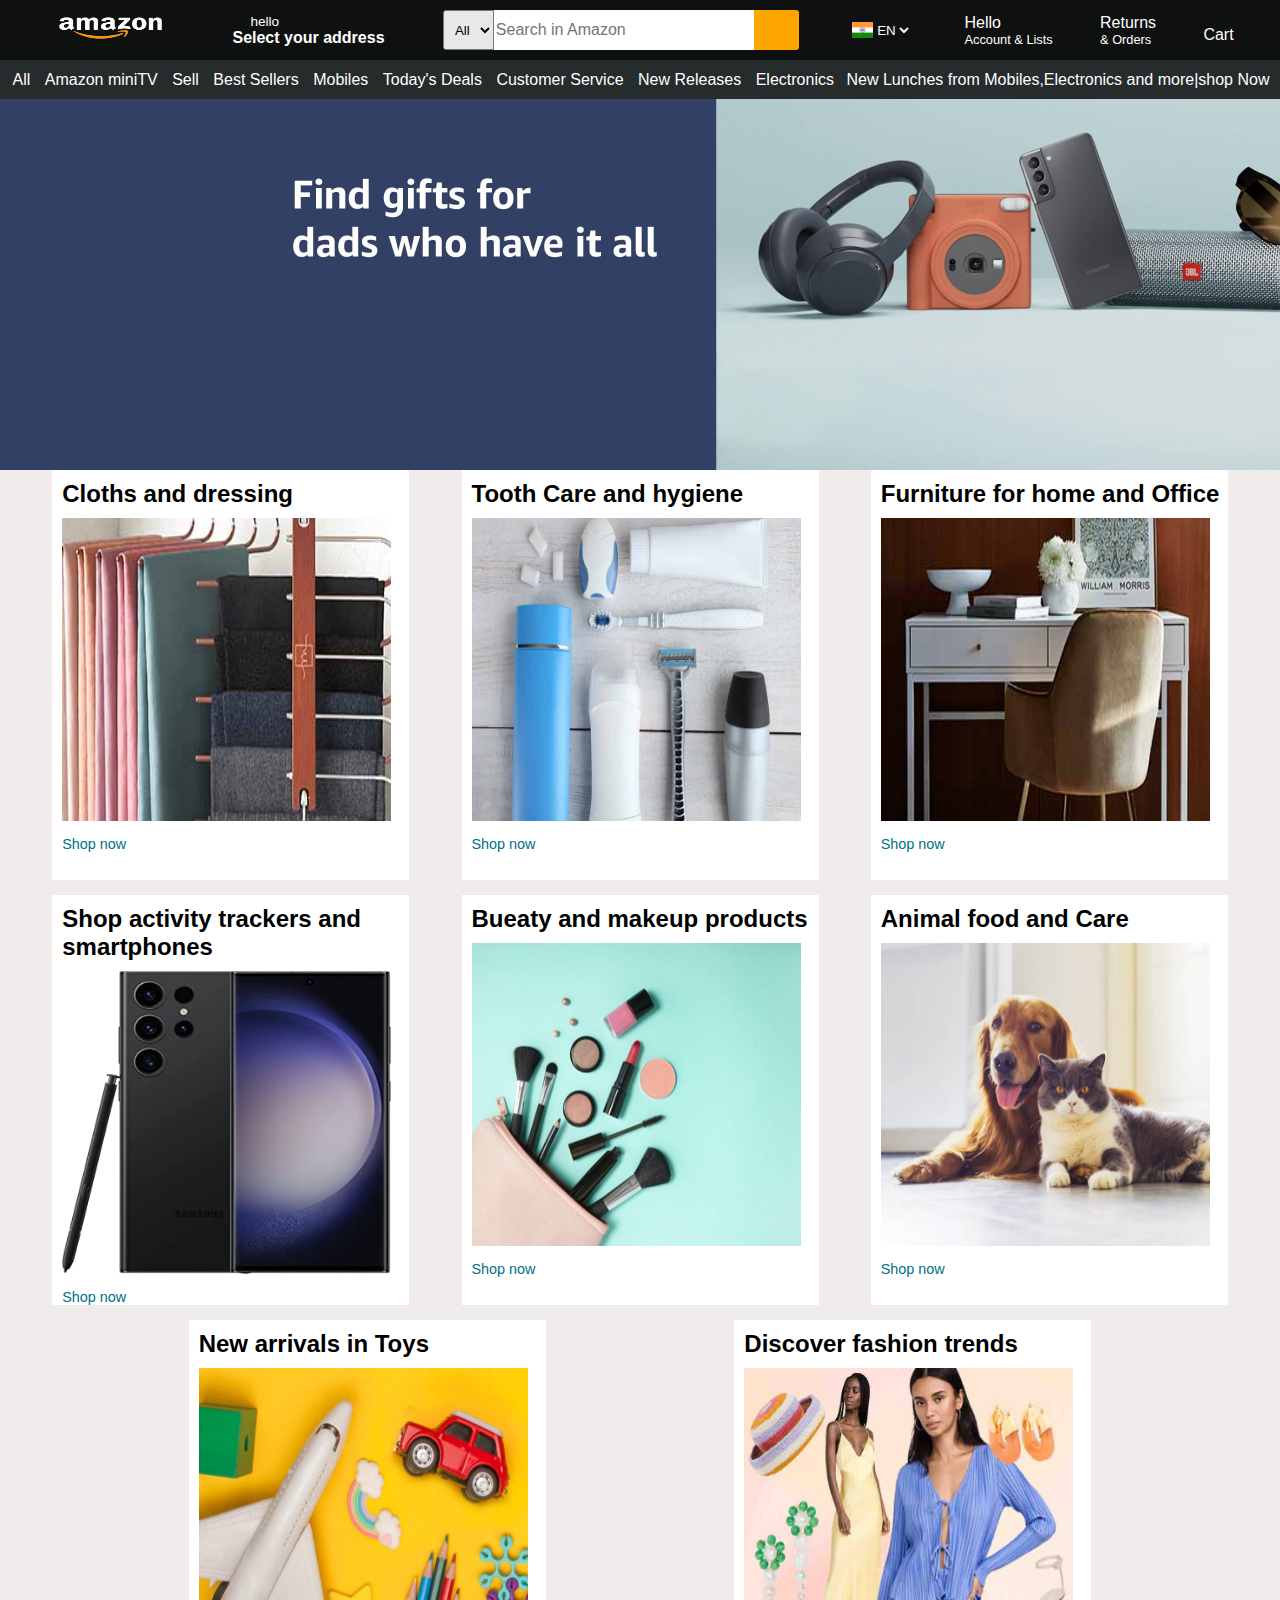
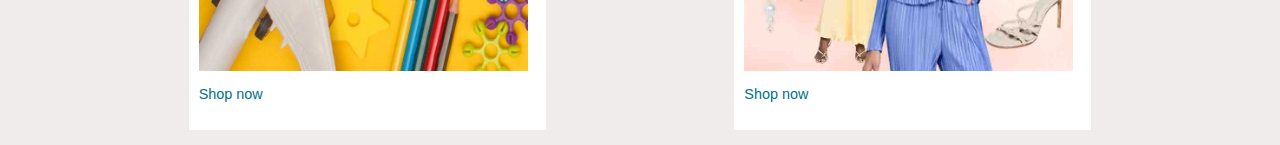
<file: Amazon.html>
<!DOCTYPE html>
<html lang="en">
<head>
    <meta charset="UTF-8">
    <meta name="viewport" content="width=device-width, initial-scale=1.0">
    <title>Amazon.com</title>
    <link rel="stylesheet" href="https://cdnjs.cloudflare.com/ajax/libs/font-awesome/6.4.0/css/all.min.css" integrity="sha512-iecdLmaskl7CVkqkXNQ/ZH/XLlvWZOJyj7Yy7tcenmpD1ypASozpmT/E0iPtmFIB46ZmdtAc9eNBvH0H/ZpiBw==" crossorigin="anonymous" referrerpolicy="no-referrer" />
    <link rel="stylesheet" href="StyleAm.css">
</head>
<body>
    <header>
        <div class="nav-bar">
            <div class="logo border"><img src="./amazon_logo.png" alt="amazon_logo"></div>
            <div class="address-one border">
                <p>hello</p>
                <div class="address-two ">
                    <i class="fa-solid fa-location-dot"></i>
                    <p>Select your address</p>
                </div>
            </div>
            <div class="search">
                <select><option>All</option></select>
                <input placeholder="Search in Amazon">
                <div class="search-icon"><i class="fa-solid fa-magnifying-glass"></i></div>
            </div>
            <div class="flag-EN border">
                <img src="./flag.png" alt="Indian flag">
                <select><option>EN</option></select>
            </div>
            <div class="Account border">
                <p><span class="soo">Hello</span></p>
                <p class="pp">Account & Lists</p>
            </div>
            <div class="Returns border">
                <p><span class="soo">Returns</span></p>
                <p class="pp">& Orders</p>
            </div>
            <div class="cart border">
                <i class="fa-solid fa-cart-shopping"></i>
                Cart
            </div>
        </div>
        <div class="options">
            <p>All</p>
            <p>Amazon miniTV</p>
            <p>Sell</p>
            <p>Best Sellers</p>
            <p>Mobiles</p>
            <p>Today's Deals</p>
            <p>Customer Service</p>
            <p>New Releases</p>
            <p>Electronics</p>
            <div class="op-1"><p >New Lunches from Mobiles,Electronics and more|shop Now</p></div>
            
        </div>
    </header>
    <div class="heroImg">
        <p>You are on amazon.com. You can also shop on Amazon India for millions of products with fast local delivery. <a> Click here to go to amazon.in</a></p>
    </div>
    <div class="boxing">
        <div class="box"><h2>Cloths and dressing</h2><img src="box1_image.jpg" alt=""><a>Shop now</a></div>
        <div class="box"><h2>Tooth Care and hygiene</h2><img src="box2_image.jpg" alt=""><a>Shop now</a></div>
        <div class="box"><h2>Furniture for home and Office</h2><img src="box3_image.jpg" alt=""><a>Shop now</a></div>
        <div class="box"><h2>Shop activity trackers and smartphones</h2><img src="box4_image.jpg" alt=""><a>Shop now</a></div>
        <div class="box"><h2>Bueaty and makeup products</h2><img src="box5_image.jpg" alt=""><a>Shop now</a></div>
        <div class="box"><h2>Animal food and Care</h2><img src="box6_image.jpg" alt=""><a>Shop now</a></div>
        <div class="box"><h2>New arrivals in Toys</h2><img src="box7_image.jpg" alt=""><a>Shop now</a></div>
        <div class="box"><h2>Discover fashion trends</h2><img src="box8_image.jpg" alt=""><a>Shop now</a></div>
    </div>
    <footer>
      <div class="footer-one"><p>Back to top</p></div>
      <div class="footer2">
        <ul>
            <p>Get to Know Us</p>
            <a>Careers</a>
            <a>Blog</a>
            <a>About Amazon</a>
            <a>Investor Relations</a>
            <a>Amazon Devices</a>
            <a>Amazon Science</a>
        </ul>
        <ul>
            <p>Make Money with Us</p>
            <a>Sell products on Amazon</a>
            <a>Sell on Amazon Business</a>
            <a>Sell apps on Amazon</a>
            <a>Become an Affiliate</a>
            <a>Advertise Your Products</a>
            <a>Self-Publish with Us</a>
            <a href="">Host an Amazon Hub</a>
            <a>›See More Make Money with Us</a>
        </ul>
      </div>
      <div class="footer3"></div>
      <div class="footer4"></div>
    </footer>   
</body>
</html>
</file>
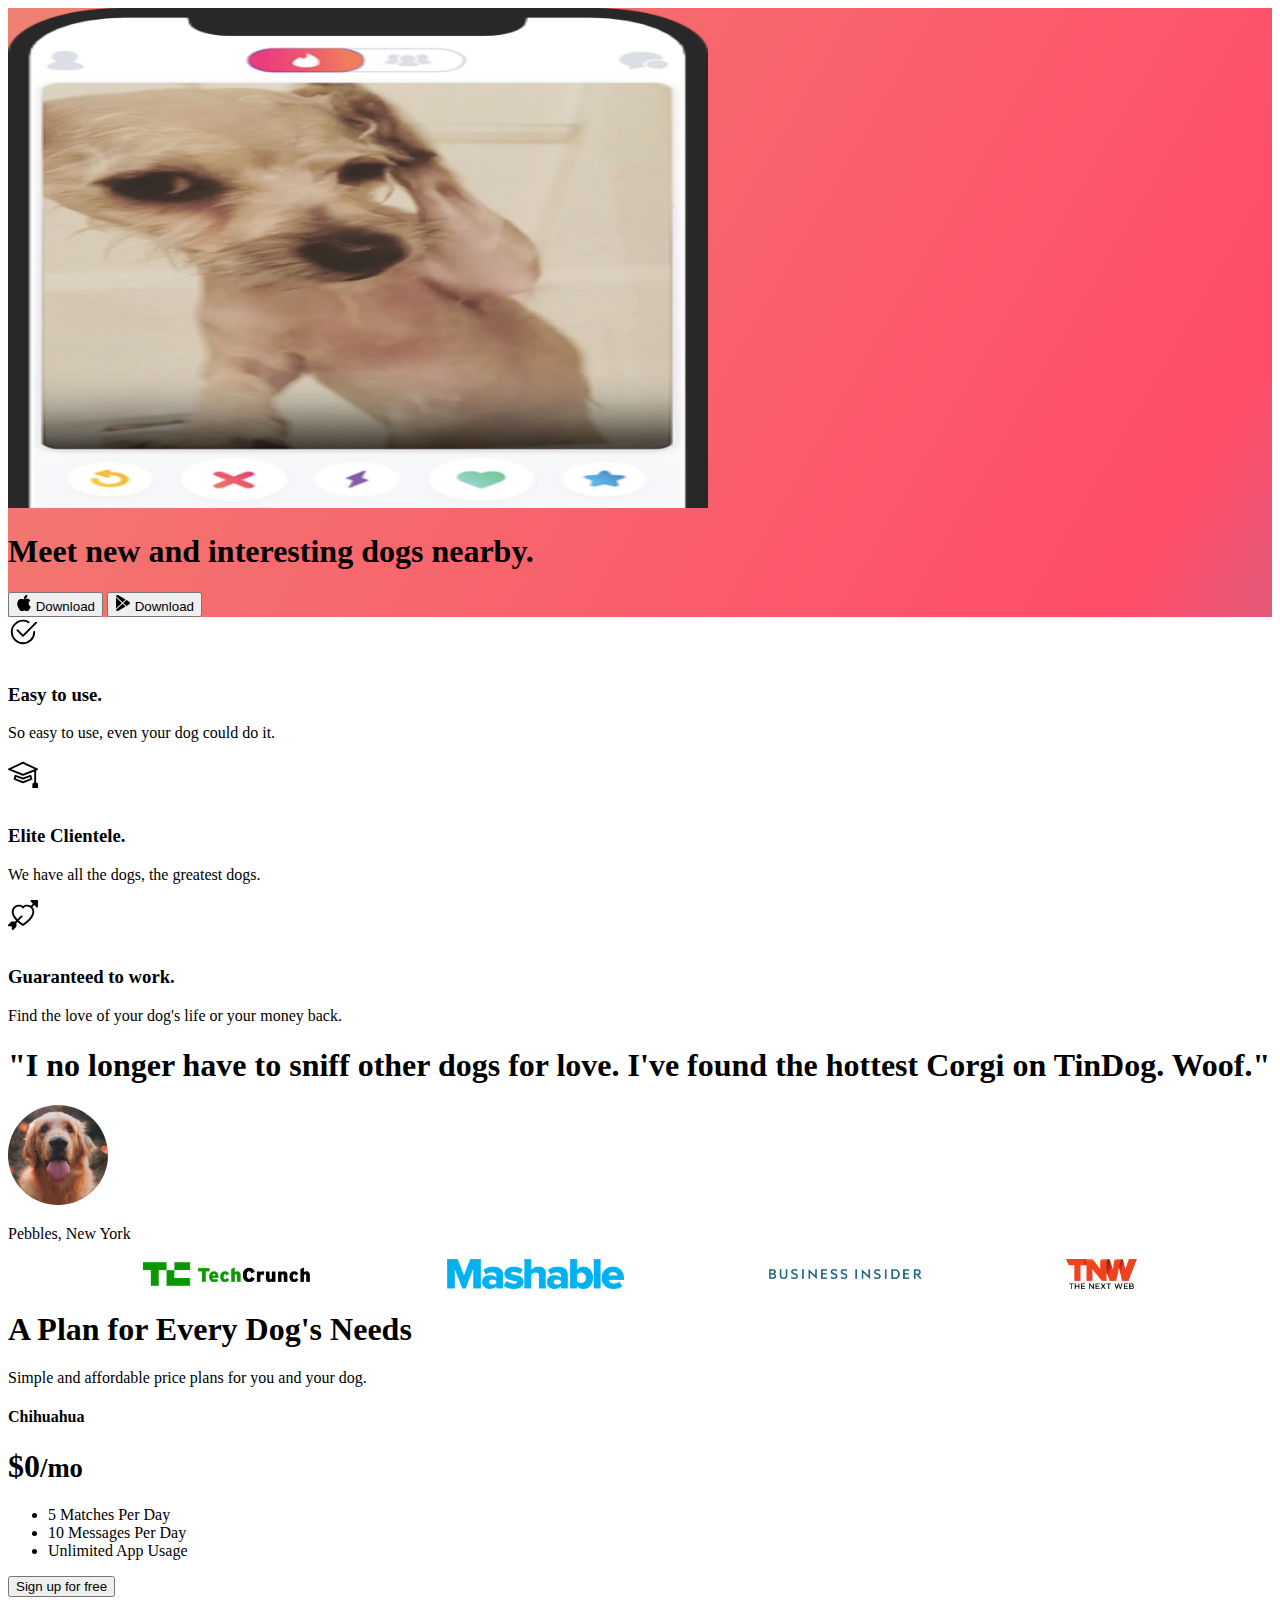
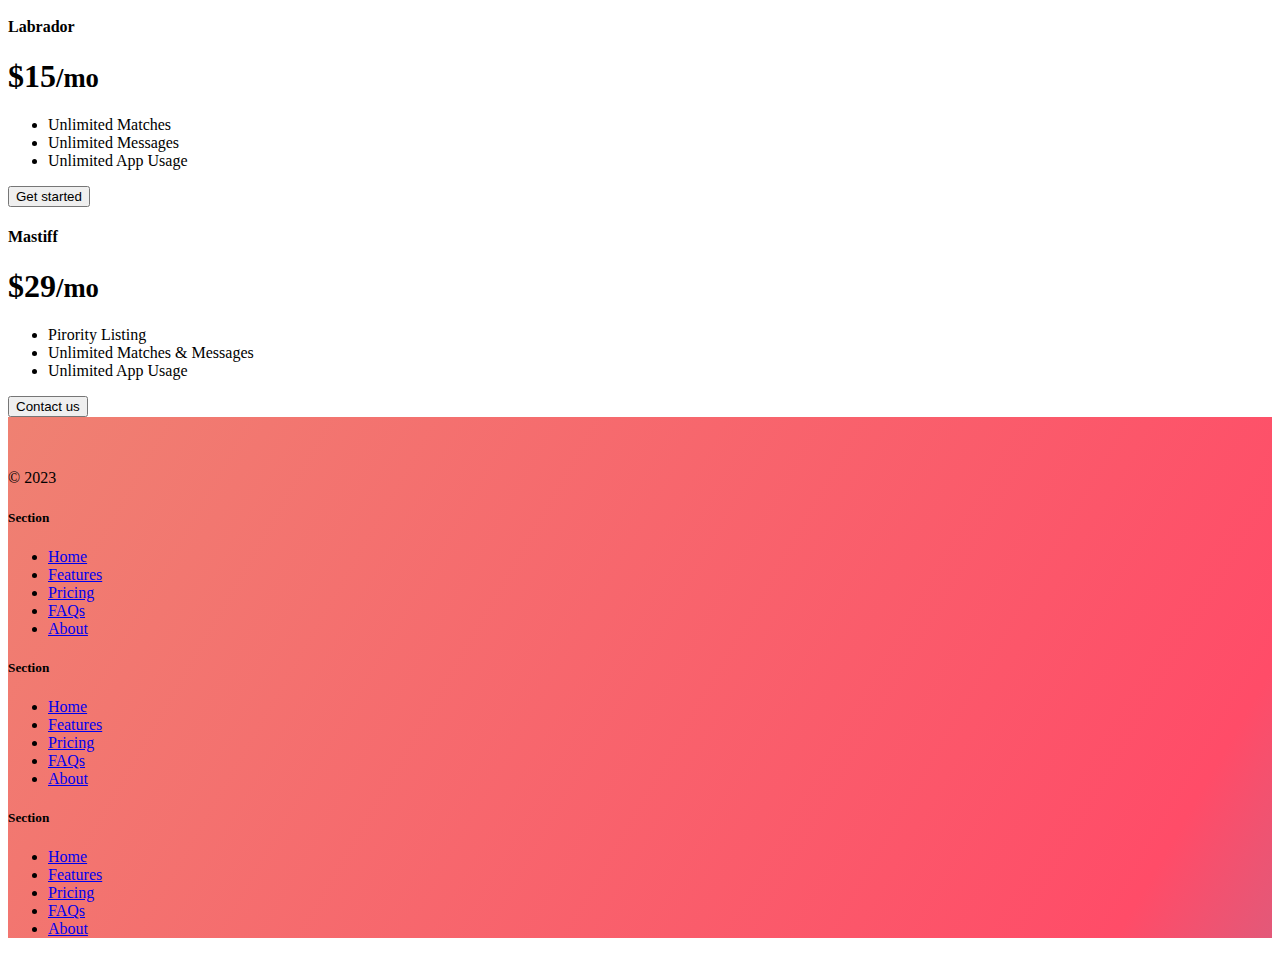
<file: Tindog.html.html>
<!DOCTYPE html>
<html lang="en">

<head>
  <meta charset="UTF-8">
  <meta name="viewport" content="width=device-width, initial-scale=1.0">
  <title>TinDog</title>
  <link href="https://cdn.jsdelivr.net/npm/bootstrap@5.3.0/dist/css/bootstrap.min.css" rel="stylesheet" integrity="sha384-9ndCyUaIbzAi2FUVXJi0CjmCapSmO7SnpJef0486qhLnuZ2cdeRhO02iuK6FUUVM" crossorigin="anonymous">
  <link rel="stylesheet" href="./style-tin.css">
</head>

<body>

  <!-- Title -->
  
  <section id="title" class="gradient-background">
    <div class="container col-xxl-8 px-4 pt-5"  >
      <div class="row flex-lg-row-reverse align-items-center g-5 pt-5">
        <div class="col-10 col-sm-8 col-lg-6">
          <img src="./iphone.png" class="d-block mx-lg-auto img-fluid" alt="Bootstrap Themes" width="700" height="500" loading="lazy">
        </div>
        <div class="col-lg-6">
          <h1 class="display-5 fw-bold text-body-emphasis lh-1 mb-3">Meet new and interesting dogs nearby.
          </h1>
          
          <div class="d-grid gap-2 d-md-flex justify-content-md-start">
            <button type="button" class="btn btn-light btn-lg px-4 me-md-2" fdprocessedid="6zo35"><svg xmlns="http://www.w3.org/2000/svg" width="16" height="16" fill="currentColor"
              class="bi bi-apple mb-1" viewBox="0 0 16 16">
              <path
                d="M11.182.008C11.148-.03 9.923.023 8.857 1.18c-1.066 1.156-.902 2.482-.878 2.516.024.034 1.52.087 2.475-1.258.955-1.345.762-2.391.728-2.43Zm3.314 11.733c-.048-.096-2.325-1.234-2.113-3.422.212-2.189 1.675-2.789 1.698-2.854.023-.065-.597-.79-1.254-1.157a3.692 3.692 0 0 0-1.563-.434c-.108-.003-.483-.095-1.254.116-.508.139-1.653.589-1.968.607-.316.018-1.256-.522-2.267-.665-.647-.125-1.333.131-1.824.328-.49.196-1.422.754-2.074 2.237-.652 1.482-.311 3.83-.067 4.56.244.729.625 1.924 1.273 2.796.576.984 1.34 1.667 1.659 1.899.319.232 1.219.386 1.843.067.502-.308 1.408-.485 1.766-.472.357.013 1.061.154 1.782.539.571.197 1.111.115 1.652-.105.541-.221 1.324-1.059 2.238-2.758.347-.79.505-1.217.473-1.282Z" />
              <path
                d="M11.182.008C11.148-.03 9.923.023 8.857 1.18c-1.066 1.156-.902 2.482-.878 2.516.024.034 1.52.087 2.475-1.258.955-1.345.762-2.391.728-2.43Zm3.314 11.733c-.048-.096-2.325-1.234-2.113-3.422.212-2.189 1.675-2.789 1.698-2.854.023-.065-.597-.79-1.254-1.157a3.692 3.692 0 0 0-1.563-.434c-.108-.003-.483-.095-1.254.116-.508.139-1.653.589-1.968.607-.316.018-1.256-.522-2.267-.665-.647-.125-1.333.131-1.824.328-.49.196-1.422.754-2.074 2.237-.652 1.482-.311 3.83-.067 4.56.244.729.625 1.924 1.273 2.796.576.984 1.34 1.667 1.659 1.899.319.232 1.219.386 1.843.067.502-.308 1.408-.485 1.766-.472.357.013 1.061.154 1.782.539.571.197 1.111.115 1.652-.105.541-.221 1.324-1.059 2.238-2.758.347-.79.505-1.217.473-1.282Z" />
            </svg> Download</button>
            <button type="button" class="btn btn-outline-light btn-lg px-4" fdprocessedid="vu29n"><svg xmlns="http://www.w3.org/2000/svg" width="16" height="16" fill="currentColor"
              class="bi bi-google-play mb-1" viewBox="0 0 16 16">
               <path
                d="M14.222 9.374c1.037-.61 1.037-2.137 0-2.748L11.528 5.04 8.32 8l3.207 2.96 2.694-1.586Zm-3.595 2.116L7.583 8.68 1.03 14.73c.201 1.029 1.36 1.61 2.303 1.055l7.294-4.295ZM1 13.396V2.603L6.846 8 1 13.396ZM1.03 1.27l6.553 6.05 3.044-2.81L3.333.215C2.39-.341 1.231.24 1.03 1.27Z" />
               </svg> Download</button>
          </div>
        </div>
      </div>
    </div>
  </section>
  
  <!-- Features -->
  <section id="features">
    <div class="container px-4 py-5" id="hanging-icons">
      <div class="row g-4 py-5 row-cols-1 row-cols-lg-3">
        <div class="col d-flex align-items-start">
          <div class="icon-square text-body-emphasis bg-body-secondary d-inline-flex align-items-center justify-content-center fs-4 flex-shrink-0 me-3">
            <svg xmlns="http://www.w3.org/2000/svg" height="30" fill="currentColor" class="bi bi-check2-circle"
                viewBox="0 0 16 16">
                <path
                  d="M2.5 8a5.5 5.5 0 0 1 8.25-4.764.5.5 0 0 0 .5-.866A6.5 6.5 0 1 0 14.5 8a.5.5 0 0 0-1 0 5.5 5.5 0 1 1-11 0z" />
                <path
                  d="M15.354 3.354a.5.5 0 0 0-.708-.708L8 9.293 5.354 6.646a.5.5 0 1 0-.708.708l3 3a.5.5 0 0 0 .708 0l7-7z" />
             </svg>
          </div>
          <div>
            <h3 class="fs-2 text-body-emphasis">Easy to use.</h3>
            <p>So easy to use, even your dog could do it.</p>
            
          </div>
        </div>
        <div class="col d-flex align-items-start">
          <div class="icon-square text-body-emphasis bg-body-secondary d-inline-flex align-items-center justify-content-center fs-4 flex-shrink-0 me-3">
            <svg xmlns="http://www.w3.org/2000/svg" height="30" fill="currentColor" class="bi bi-mortarboard" viewBox="0 0 16 16">
              <path d="M8.211 2.047a.5.5 0 0 0-.422 0l-7.5 3.5a.5.5 0 0 0 .025.917l7.5 3a.5.5 0 0 0 .372 0L14 7.14V13a1 1 0 0 0-1 1v2h3v-2a1 1 0 0 0-1-1V6.739l.686-.275a.5.5 0 0 0 .025-.917l-7.5-3.5ZM8 8.46 1.758 5.965 8 3.052l6.242 2.913L8 8.46Z"/>
              <path d="M4.176 9.032a.5.5 0 0 0-.656.327l-.5 1.7a.5.5 0 0 0 .294.605l4.5 1.8a.5.5 0 0 0 .372 0l4.5-1.8a.5.5 0 0 0 .294-.605l-.5-1.7a.5.5 0 0 0-.656-.327L8 10.466 4.176 9.032Zm-.068 1.873.22-.748 3.496 1.311a.5.5 0 0 0 .352 0l3.496-1.311.22.748L8 12.46l-3.892-1.556Z"/>
              </svg>
              
          </div>
          <div>
            <h3 class="fs-2 text-body-emphasis">Elite Clientele.</h3>
            <p>We have all the dogs, the greatest dogs.</p>
            
          </div>
        </div>
        <div class="col d-flex align-items-start">
          <div class="icon-square text-body-emphasis bg-body-secondary d-inline-flex align-items-center justify-content-center fs-4 flex-shrink-0 me-3">
            <svg xmlns="http://www.w3.org/2000/svg" height="30" fill="currentColor" class="bi bi-arrow-through-heart"
                viewBox="0 0 16 16">
                <path fill-rule="evenodd"
                  d="M2.854 15.854A.5.5 0 0 1 2 15.5V14H.5a.5.5 0 0 1-.354-.854l1.5-1.5A.5.5 0 0 1 2 11.5h1.793l.53-.53c-.771-.802-1.328-1.58-1.704-2.32-.798-1.575-.775-2.996-.213-4.092C3.426 2.565 6.18 1.809 8 3.233c1.25-.98 2.944-.928 4.212-.152L13.292 2 12.147.854A.5.5 0 0 1 12.5 0h3a.5.5 0 0 1 .5.5v3a.5.5 0 0 1-.854.354L14 2.707l-1.006 1.006c.236.248.44.531.6.845.562 1.096.585 2.517-.213 4.092-.793 1.563-2.395 3.288-5.105 5.08L8 13.912l-.276-.182a21.86 21.86 0 0 1-2.685-2.062l-.539.54V14a.5.5 0 0 1-.146.354l-1.5 1.5Zm2.893-4.894A20.419 20.419 0 0 0 8 12.71c2.456-1.666 3.827-3.207 4.489-4.512.679-1.34.607-2.42.215-3.185-.817-1.595-3.087-2.054-4.346-.761L8 4.62l-.358-.368c-1.259-1.293-3.53-.834-4.346.761-.392.766-.464 1.845.215 3.185.323.636.815 1.33 1.519 2.065l1.866-1.867a.5.5 0 1 1 .708.708L5.747 10.96Z" />
            </svg>
          </div>
          <div>
            <h3 class="fs-2 text-body-emphasis">Guaranteed to work.</h3>
            <p>Find the love of your dog's life or your money back.</p>        
          </div>
        </div>
      </div>
    </div>
  </section>
  <!-- Testimonial -->
  <section id="testimonial">
    <div class="p-5 text-center bg-body-tertiary">
      <div class="container py-5 ">
        <h1 class="text-body-emphasis">"I no longer have to sniff other dogs for love. I've found the hottest Corgi on TinDog. Woof."</h1>
        <img src="./dog-img.jpg" class="profile-img mt-5" alt="Dog profile image" style="padding bottem-2 padding top-5">
        <p class="col-lg-8 mx-auto lead mt-">
          Pebbles, New York
        </p>
        <div class="producers">
          <img src="./techcrunch.png" alt="oo">
          <img src="./mashable.png" alt="k">
          <img src="./bizinsider.png" alt="oo">
          <img src="./tnw.png" alt="tnw">
        </div>
      </div>
    </div>
  </section>
  <!-- Pricing -->

  <section id="pricing">
    <div class="container py-3">
      <header>
        <div class="pricing-header p-3 pb-md-4 mx-auto text-center">
          <h1 class="display-4 fw-normal text-body-emphasis">A Plan for Every Dog's Needs</h1>
          <p class="fs-5 text-body-secondary">Simple and affordable price plans for you and your dog.</p>
        </div>
      </header>
    
      <main>
        <div class="row row-cols-1 row-cols-md-3 mb-3 text-center">
          <div class="col">
            <div class="card mb-4 rounded-3 shadow-sm">
              <div class="card-header py-3">
                <h4 class="my-0 fw-normal">Chihuahua</h4>
              </div>
              <div class="card-body">
                <h1 class="card-title pricing-card-title">$0<small class="text-body-secondary fw-light">/mo</small></h1>
                <ul class="list-unstyled mt-3 mb-4">
                  <li>5 Matches Per Day</li>
                  <li>10 Messages Per Day</li>
                  <li>Unlimited App Usage</li>
                </ul>
                <button type="button" class="w-100 btn btn-lg btn-outline-dark">Sign up for free</button>
              </div>
            </div>
          </div>
          <div class="col">
            <div class="card mb-4 rounded-3 shadow-sm">
              <div class="card-header py-3">
                <h4 class="my-0 fw-normal">Labrador</h4>
              </div>
              <div class="card-body">
                <h1 class="card-title pricing-card-title">$15<small class="text-body-secondary fw-light">/mo</small></h1>
                <ul class="list-unstyled mt-3 mb-4">
                  <li>Unlimited Matches</li>
                  <li>Unlimited Messages</li>
                  <li>Unlimited App Usage</li>
                </ul>
                <button type="button" class="w-100 btn btn-lg btn-dark">Get started</button>
              </div>
            </div>
          </div>
          <div class="col">
            <div class="card mb-4 rounded-3 shadow-sm border-dark">
              <div class="card-header py-3 text-bg-dark border-dark">
                <h4 class="my-0 fw-normal">Mastiff</h4>
              </div>
              <div class="card-body">
                <h1 class="card-title pricing-card-title">$29<small class="text-body-secondary fw-light">/mo</small></h1>
                <ul class="list-unstyled mt-3 mb-4">
                  <li>Pirority Listing</li>
                  <li>Unlimited Matches & Messages</li>
                  <li>Unlimited App Usage</li>
                </ul>
                <button type="button" class="w-100 btn btn-lg btn-dark">Contact us</button>
              </div>
            </div>
          </div>
        </div>
        </div>
      </main>     
    </div>
  </section>
  <!-- Footer -->
  
  <section id="footer" class="gradient-background">
    <div class="container">
      <footer class="row row-cols-1 row-cols-sm-2 row-cols-md-5 py-5 mt-5 ">
        <div class="col mb-3">
          <a href="/" class="d-flex align-items-center mb-3 link-body-emphasis text-decoration-none">
            <svg class="bi me-2" width="40" height="32"><use xlink:href="#bootstrap"></use></svg>
          </a>
          <p class="text-body-secondary">© 2023</p>
        </div>
    
        <div class="col mb-3">
    
        </div>
    
        <div class="col mb-3">
          <h5>Section</h5>
          <ul class="nav flex-column">
            <li class="nav-item mb-2"><a href="#" class="nav-link p-0 text-body-secondary">Home</a></li>
            <li class="nav-item mb-2"><a href="#" class="nav-link p-0 text-body-secondary">Features</a></li>
            <li class="nav-item mb-2"><a href="#" class="nav-link p-0 text-body-secondary">Pricing</a></li>
            <li class="nav-item mb-2"><a href="#" class="nav-link p-0 text-body-secondary">FAQs</a></li>
            <li class="nav-item mb-2"><a href="#" class="nav-link p-0 text-body-secondary">About</a></li>
          </ul>
        </div>
    
        <div class="col mb-3">
          <h5>Section</h5>
          <ul class="nav flex-column">
            <li class="nav-item mb-2"><a href="#" class="nav-link p-0 text-body-secondary">Home</a></li>
            <li class="nav-item mb-2"><a href="#" class="nav-link p-0 text-body-secondary">Features</a></li>
            <li class="nav-item mb-2"><a href="#" class="nav-link p-0 text-body-secondary">Pricing</a></li>
            <li class="nav-item mb-2"><a href="#" class="nav-link p-0 text-body-secondary">FAQs</a></li>
            <li class="nav-item mb-2"><a href="#" class="nav-link p-0 text-body-secondary">About</a></li>
          </ul>
        </div>
    
        <div class="col mb-3">
          <h5>Section</h5>
          <ul class="nav flex-column">
            <li class="nav-item mb-2"><a href="#" class="nav-link p-0 text-body-secondary">Home</a></li>
            <li class="nav-item mb-2"><a href="#" class="nav-link p-0 text-body-secondary">Features</a></li>
            <li class="nav-item mb-2"><a href="#" class="nav-link p-0 text-body-secondary">Pricing</a></li>
            <li class="nav-item mb-2"><a href="#" class="nav-link p-0 text-body-secondary">FAQs</a></li>
            <li class="nav-item mb-2"><a href="#" class="nav-link p-0 text-body-secondary">About</a></li>
          </ul>
        </div>
      </footer>
    </div>
</section>
  <script src="https://cdn.jsdelivr.net/npm/bootstrap@5.3.0/dist/js/bootstrap.bundle.min.js" integrity="sha384-geWF76RCwLtnZ8qwWowPQNguL3RmwHVBC9FhGdlKrxdiJJigb/j/68SIy3Te4Bkz" crossorigin="anonymous"></script>
</body>

</html>
</file>
<file: StyleAm.css>
*{
    padding: 0px;
    margin:0px;
    border:border-box;
    font-family: arial;
}
.nav-bar{
   height: 60px;
   background-color: #0f1111;
   color:white;
   display: flex;
   justify-content: space-evenly;
   align-items: center;
}

/*logo*/
.logo img{
   height: 50px;
   width:128.8px;   
}
.logo{
    margin-right: 10px;
}

/*for Bar item borders*/
.border{
     
    padding: 1px 1px 1px 1px;
}

.border:hover{
    border:2px solid white;
    border-radius: 4px;
}

.address-one>p{
    font-size:0.85rem;
    margin-left: 18px;
    
}

.address-two>p{
    display: inline;
    font-size: 1rem;
    font-weight: 700;
    margin-right: 10px;
    
}



/*Search bar*/

.search{
    display: flex;
    border:2px solid transparent;
    justify-content: center;
    align-items: center;
}

.search:hover{
    border:2px solid orange;
}
.search-icon{
   height: 40px;
   width: 45px;
   background-color:orange;
   border-top-right-radius: 3px;
   border-bottom-right-radius: 3px;
   text-align: center;
   font-size:25px;
   display: flex;
   justify-content: center;
   align-items: center;

}

.search>select{
    height: 40px;
    width: 51px;
    background-color: rgb(233, 231, 231);
    border-top-left-radius: 3px;
    border-bottom-left-radius: 3px;
    text-align: center;
    font: 0.9rem;
}

.search>input{
    font-size: 1rem;
    height: 36px;
    width: 256px;
    border-color: transparent;
}

/*Flag box*/
.flag-EN{
    display: flex;
    justify-content: center;
    align-items: center;
    height: 50px;
    width: 70px;
    color:white;
    
}
.flag-EN>img{
    height: 16px;
    width:21px;
}

.flag-EN>select{
    background-color: transparent;
    color: white;
    border: none;
}
/*Account Box*/

 
 .Account>.pp{
    font-size:0.8rem ;
 }

 
.Account>.soo{
    font-size: 1rem;
    font-weight: 800;
 }

 /*Returns Box*/

.Returns>.pp{
    font-size:0.8rem ;
}

.Returns>.soo{
    font-size: 1rem;
 }
 
/*Cart*/

.cart>i{
    font-size:30px ;
}

/*Options Bar*/
.options{
  height: 39px;
  background-color: #262b2b;
  display: flex;
  color: white;
  justify-content: space-evenly;
  align-items: center;
}

.options>p{
    border:2px solid transparent;
}
.options>p:hover{
    border:2px solid white;
    border-radius: 4px;
}

.heroImg{
    background-image: url(hero_image.jpg);
    height: 600px;
    background-size: cover;
}

.heroImg p{
    background-color: white;
    height: 40px;
    width: 80%;
    font-size: 0.8rem;
    
    display: flex;
    justify-content: center;
    align-items: center;
    position: absolute;
    bottom:300px;
    left: 130px;

}
.heroImg a{
    color: #007185;
}

/*Big shopping boxes*/
.boxing{
    display: flex;
    flex-wrap: wrap;
    background-color: rgb(240, 236, 236);
    justify-content: space-evenly;
    position: absolute;
    top:470px;
}
.box{
    height: 400px;
    width: 357px;
    background-color: #ffffff;
    margin-bottom: 15px;
    padding-top: 10px;
    
}
.box img{
   height: 303px;
   width: 329px;
   padding: 10px 10px 10px 10px;
}

.box h2{
    padding-left:10px;
}

.box a{
    font-size: 0.9rem;
    margin-left:10px;
    color: #007185;
    padding-bottom: 9px;
}

/*footer*/

.footer-one{
    height: 49px;
    background-color: #007185;
    text-align: center;
}
</file>
<file: style-tin.css>
.gradient-background {
  background: linear-gradient(300deg, #00bfff, #ff4c68, #ef8172);
  background-size: 180% 180%;
  animation: gradient-animation 18s ease infinite;
}

@keyframes gradient-animation {
  0% {
    background-position: 0% 50%;
  }
  50% {
    background-position: 100% 50%;
  }
  100% {
    background-position: 0% 50%;
  }
}

.icon-square {
  width: 3rem;
  height: 3rem;
  border-radius: 0.75rem;
}

.profile-img {
  height: 100px;
  border-radius: 50%;
}

.producers{
  display: flex;
  justify-content: space-evenly;
  align-items: center;
}
.producers>*{
   height: 30px;
}
</file>
